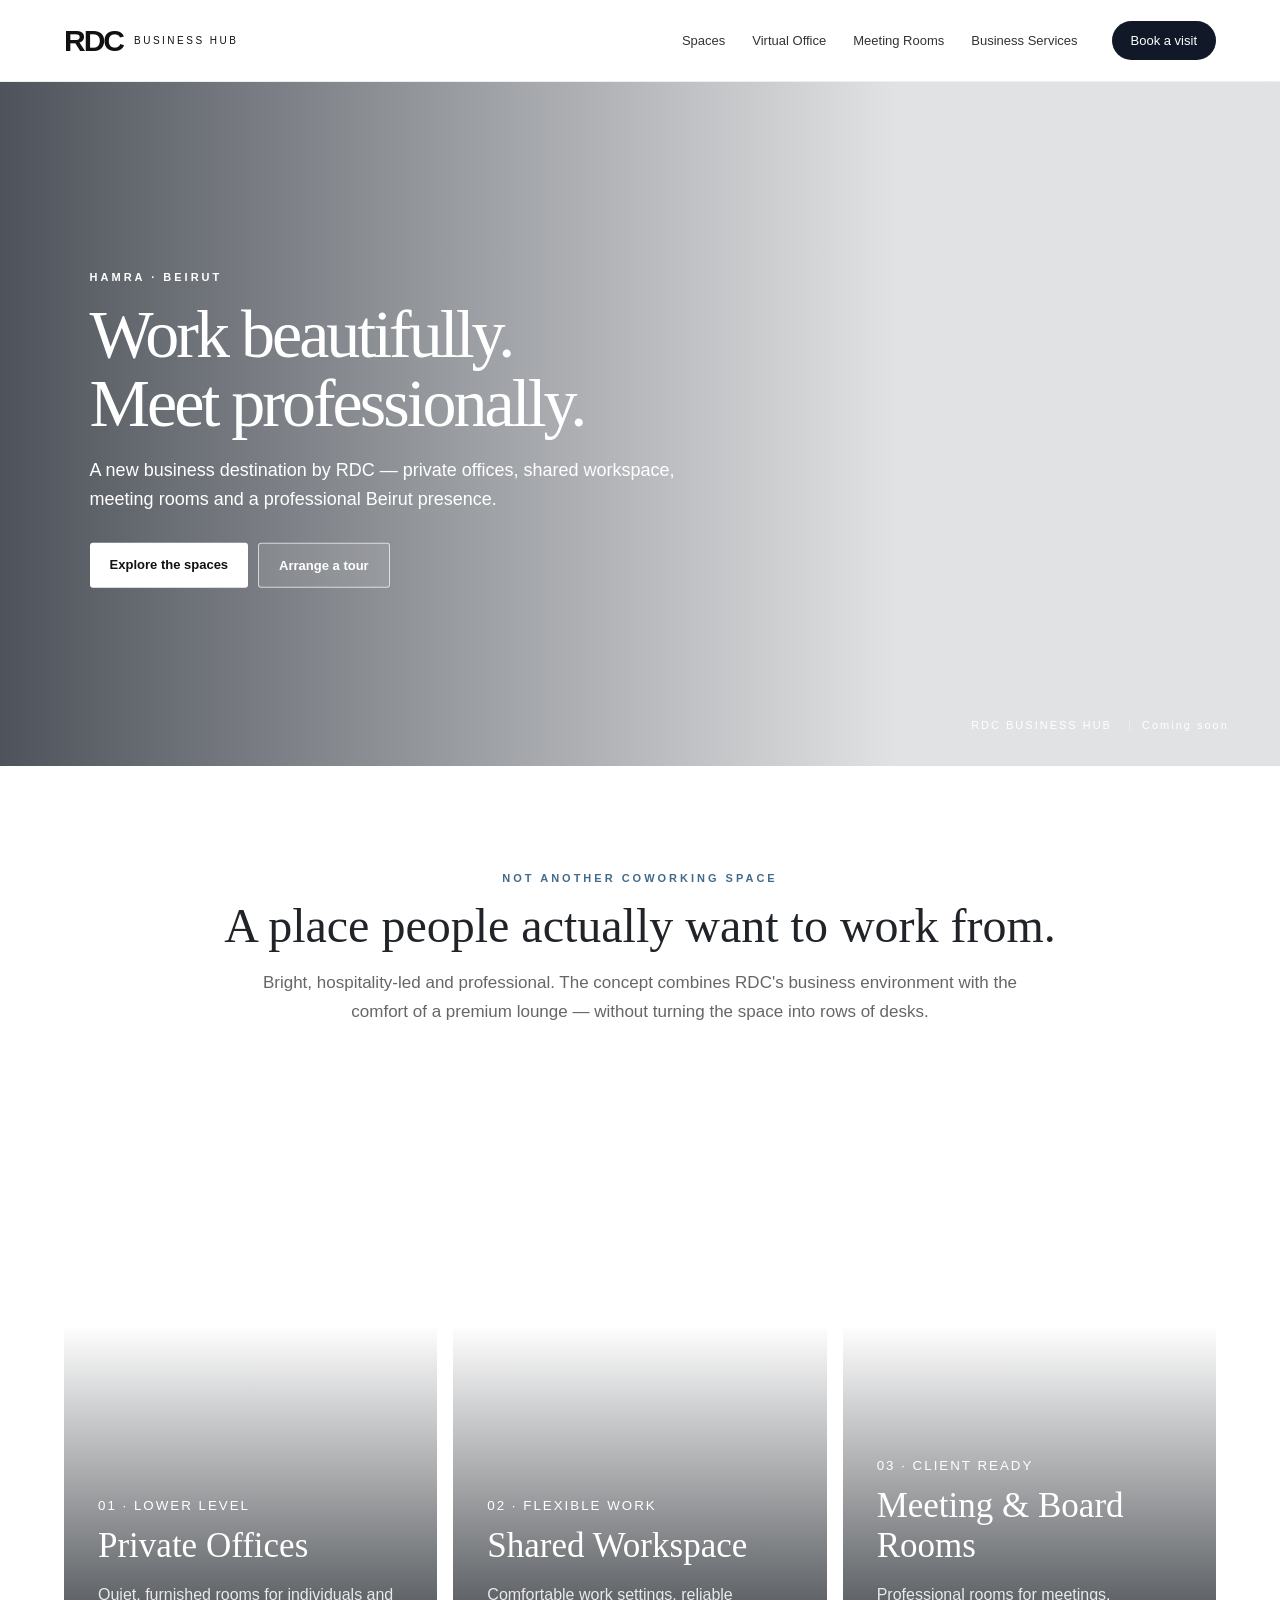
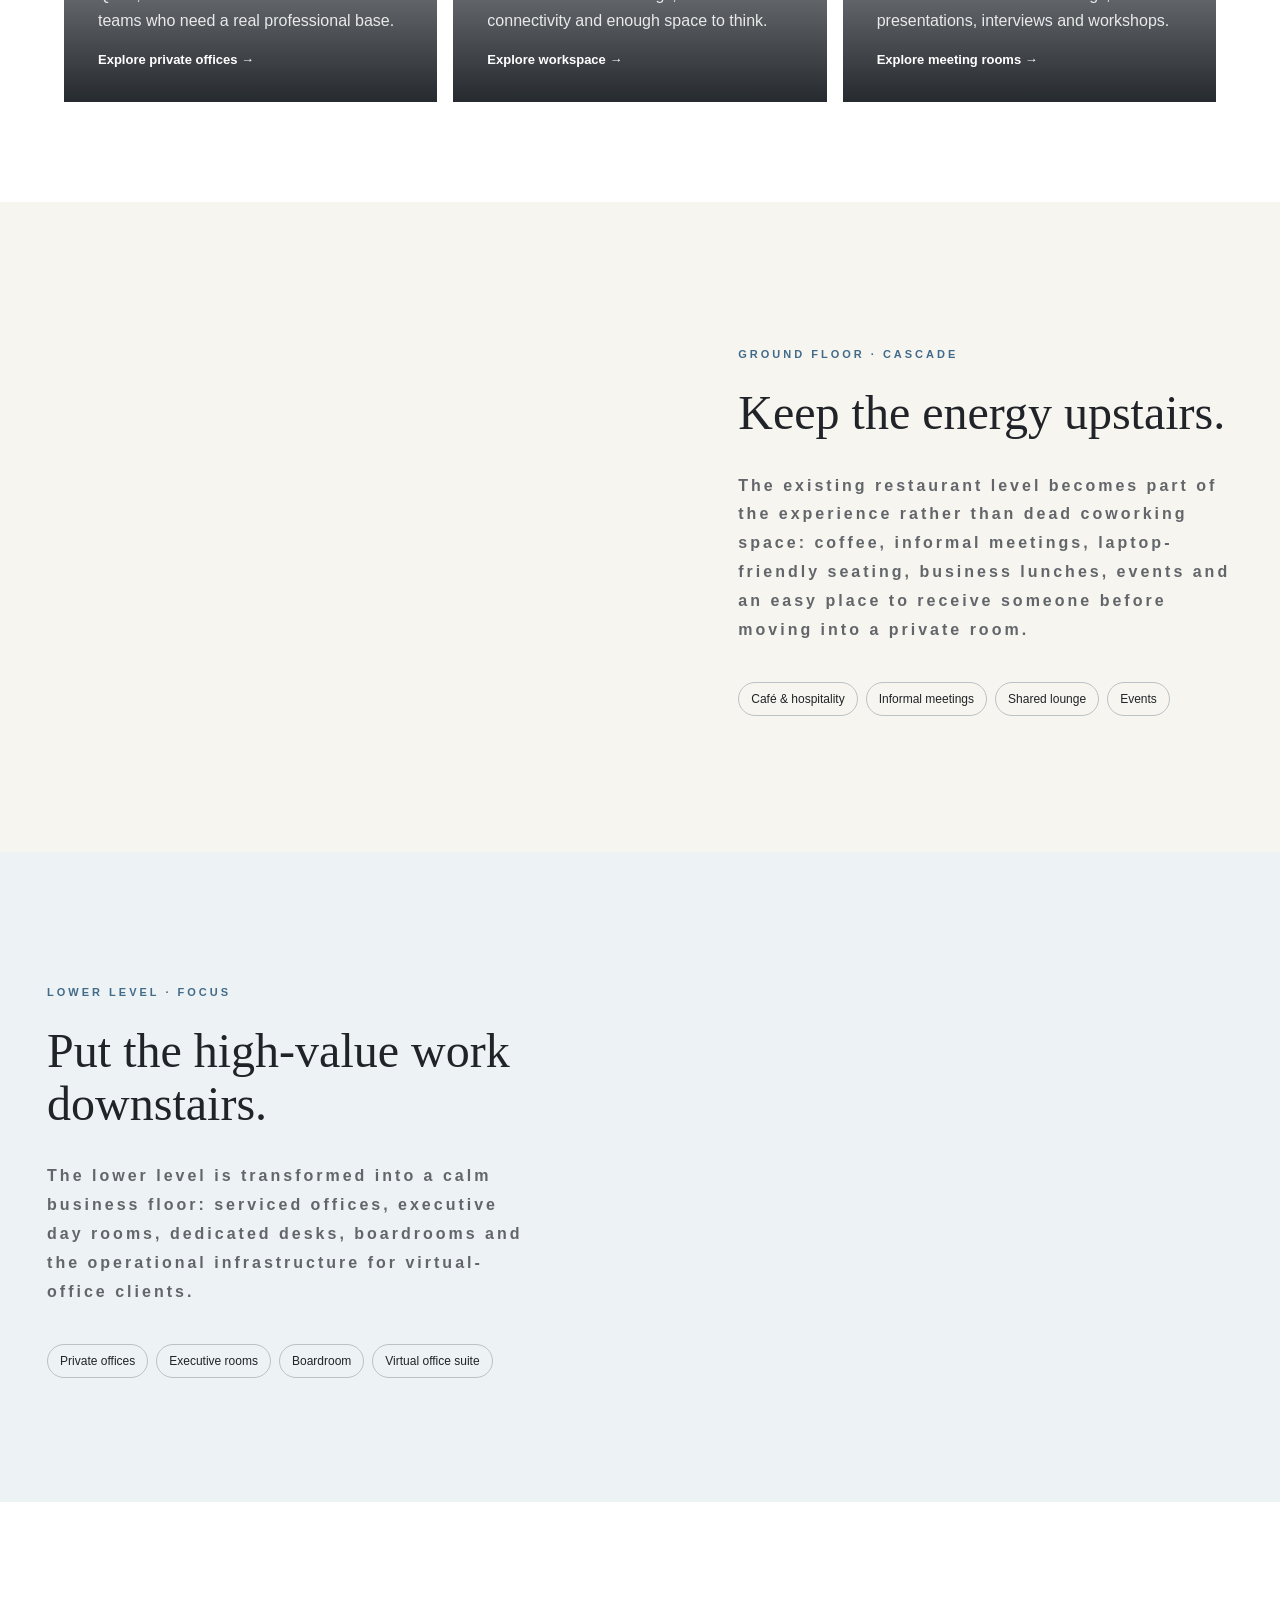
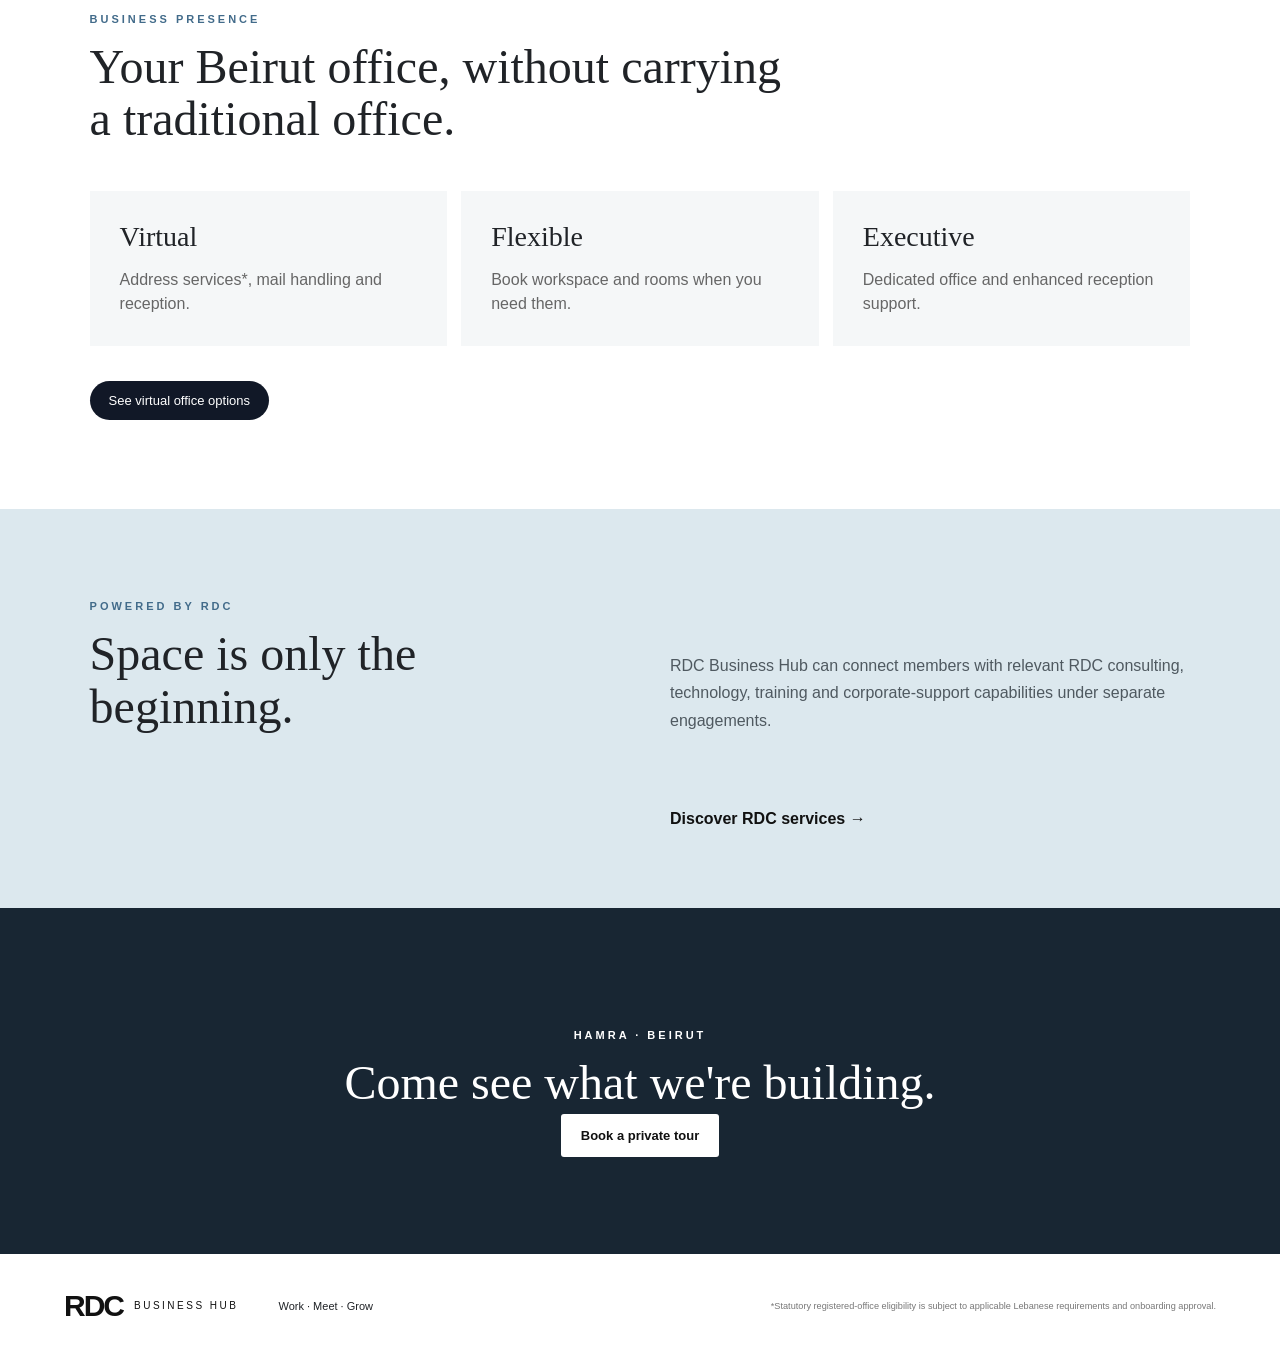
<file: index.html>
<!doctype html><html lang="en"><head><meta charset="utf-8"><meta name="viewport" content="width=device-width,initial-scale=1"><title>RDC Business Hub | Hamra, Beirut</title><meta name="description" content="Flexible offices, virtual business presence, meeting rooms and shared workspace in Hamra, Beirut."><link rel="stylesheet" href="styles.css"></head><body class="new">
<header class="top"><a class="wordmark" href="index.html"><b>RDC</b><span>BUSINESS HUB</span></a><nav><a href="#spaces">Spaces</a><a href="virtual-office.html">Virtual Office</a><a href="meeting-rooms.html">Meeting Rooms</a><a href="business-services.html">Business Services</a></nav><a class="pill" href="contact.html">Book a visit</a></header>
<main>
<section class="visualHero"><div class="heroShade"></div><div class="heroText"><p>HAMRA · BEIRUT</p><h1>Work beautifully.<br>Meet professionally.</h1><span>A new business destination by RDC — private offices, shared workspace, meeting rooms and a professional Beirut presence.</span><div><a class="whiteBtn" href="#spaces">Explore the spaces</a><a class="glassBtn" href="contact.html">Arrange a tour</a></div></div><div class="heroTag">RDC BUSINESS HUB <i>Coming soon</i></div></section>
<section class="intro"><p>NOT ANOTHER COWORKING SPACE</p><h2>A place people actually want to work from.</h2><span>Bright, hospitality-led and professional. The concept combines RDC's business environment with the comfort of a premium lounge — without turning the space into rows of desks.</span></section>
<section id="spaces" class="spaceShowcase">
<article class="photoCard officePhoto"><div><small>01 · LOWER LEVEL</small><h3>Private Offices</h3><p>Quiet, furnished rooms for individuals and teams who need a real professional base.</p><a href="private-offices.html">Explore private offices →</a></div></article>
<article class="photoCard sharedPhoto"><div><small>02 · FLEXIBLE WORK</small><h3>Shared Workspace</h3><p>Comfortable work settings, reliable connectivity and enough space to think.</p><a href="private-offices.html">Explore workspace →</a></div></article>
<article class="photoCard meetingPhoto"><div><small>03 · CLIENT READY</small><h3>Meeting & Board Rooms</h3><p>Professional rooms for meetings, presentations, interviews and workshops.</p><a href="meeting-rooms.html">Explore meeting rooms →</a></div></article>
</section>
<section class="floorStory"><div class="floorImage restaurantPhoto"></div><div class="floorCopy"><p>GROUND FLOOR · CASCADE</p><h2>Keep the energy upstairs.</h2><p>The existing restaurant level becomes part of the experience rather than dead coworking space: coffee, informal meetings, laptop-friendly seating, business lunches, events and an easy place to receive someone before moving into a private room.</p><div class="chips"><span>Café & hospitality</span><span>Informal meetings</span><span>Shared lounge</span><span>Events</span></div></div></section>
<section class="floorStory reverse"><div class="floorImage basementPhoto"></div><div class="floorCopy"><p>LOWER LEVEL · FOCUS</p><h2>Put the high-value work downstairs.</h2><p>The lower level is transformed into a calm business floor: serviced offices, executive day rooms, dedicated desks, boardrooms and the operational infrastructure for virtual-office clients.</p><div class="chips"><span>Private offices</span><span>Executive rooms</span><span>Boardroom</span><span>Virtual office suite</span></div></div></section>
<section class="presence"><div><p>BUSINESS PRESENCE</p><h2>Your Beirut office, without carrying a traditional office.</h2></div><div class="presenceGrid"><article><b>Virtual</b><span>Address services*, mail handling and reception.</span></article><article><b>Flexible</b><span>Book workspace and rooms when you need them.</span></article><article><b>Executive</b><span>Dedicated office and enhanced reception support.</span></article></div><a class="darkBtn" href="virtual-office.html">See virtual office options</a></section>
<section class="rdcBand"><div><p>POWERED BY RDC</p><h2>Space is only the beginning.</h2></div><p>RDC Business Hub can connect members with relevant RDC consulting, technology, training and corporate-support capabilities under separate engagements.</p><a href="business-services.html">Discover RDC services →</a></section>
<section class="finalCta"><p>HAMRA · BEIRUT</p><h2>Come see what we're building.</h2><a class="whiteBtn" href="contact.html">Book a private tour</a></section>
</main><footer class="newFooter"><div class="wordmark"><b>RDC</b><span>BUSINESS HUB</span></div><span>Work · Meet · Grow</span><small>*Statutory registered-office eligibility is subject to applicable Lebanese requirements and onboarding approval.</small></footer></body></html>
</file>
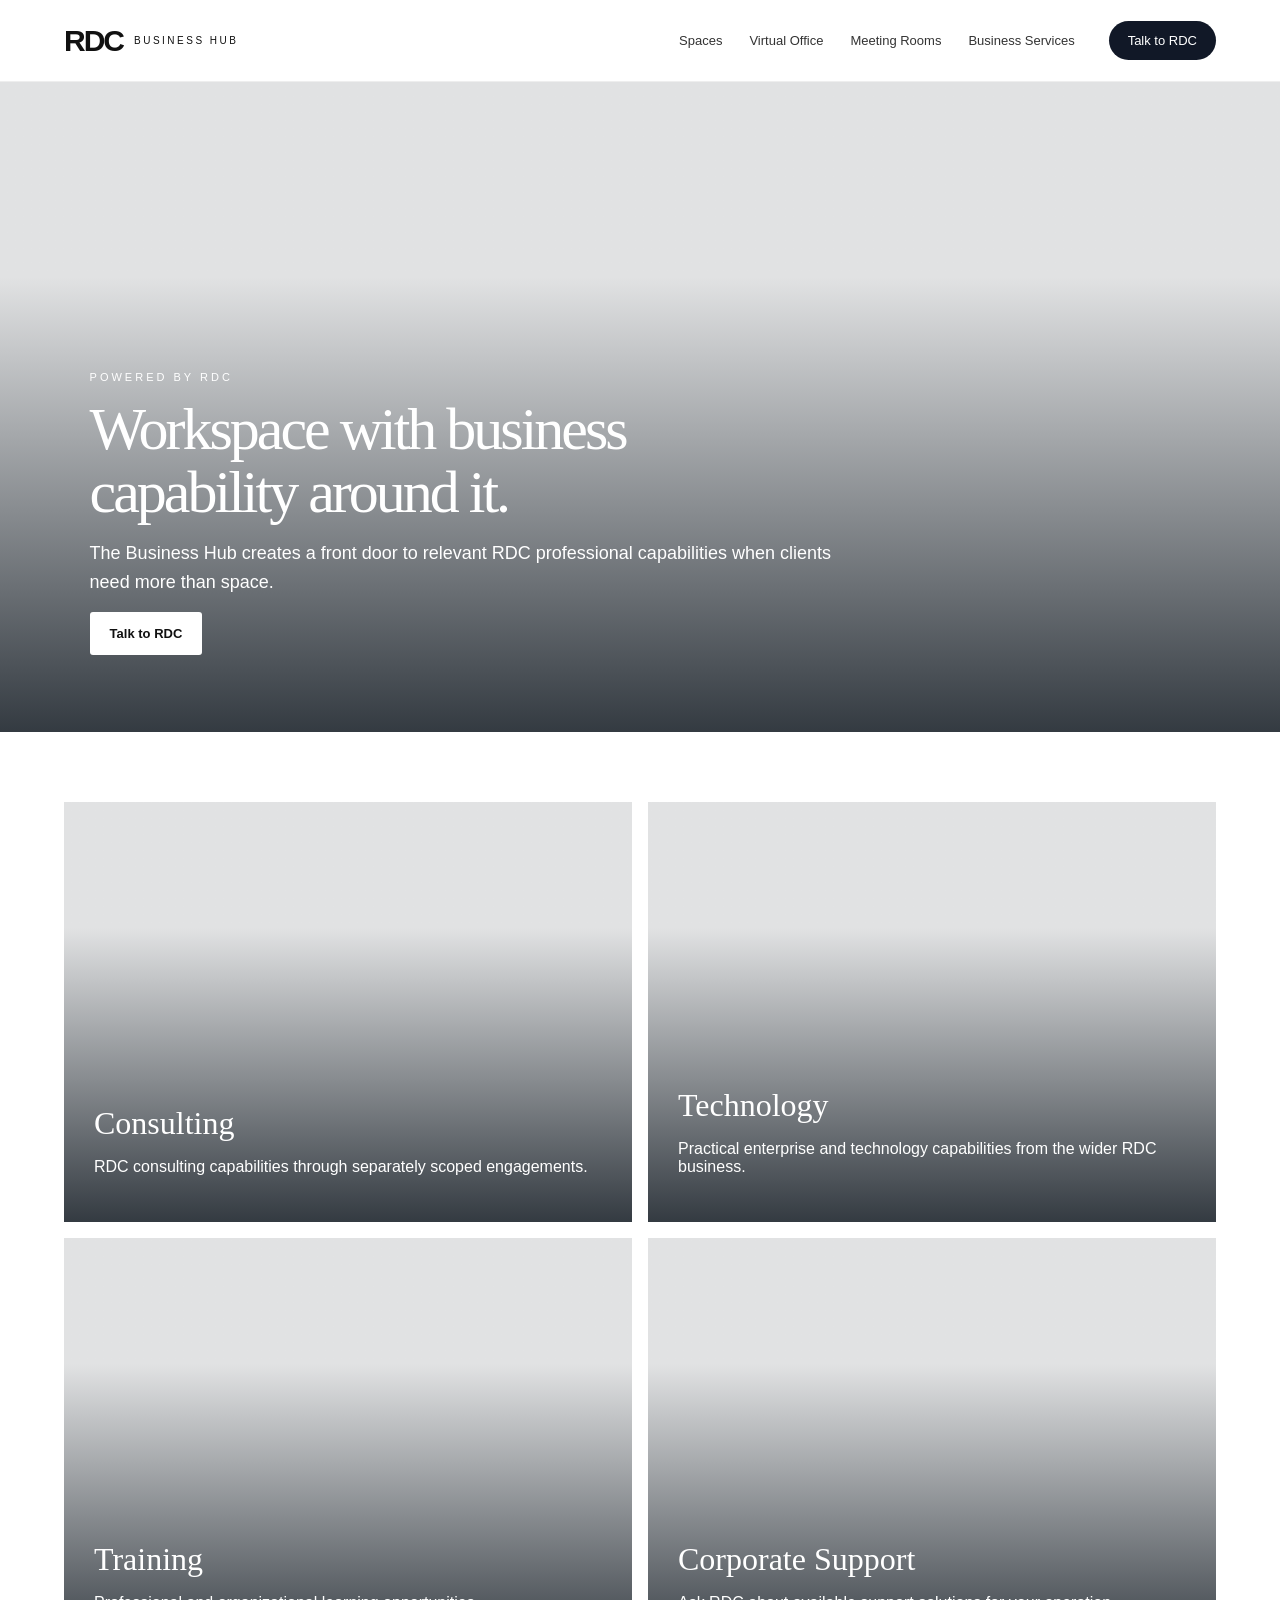
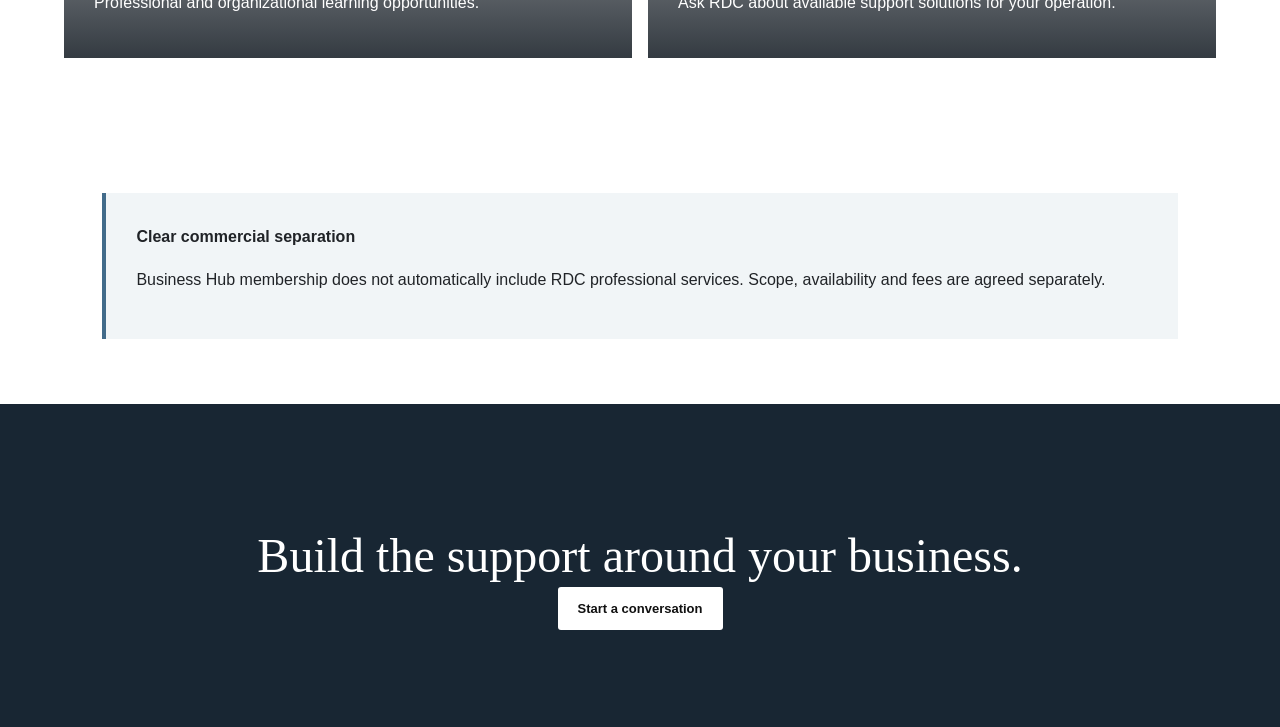
<file: business-services.html>
<!doctype html><html><head><meta charset="utf-8"><meta name="viewport" content="width=device-width,initial-scale=1"><title>Business Services | RDC Business Hub</title><link rel="stylesheet" href="styles.css"></head><body class="new"><header class="top"><a class="wordmark" href="index.html"><b>RDC</b><span>BUSINESS HUB</span></a><nav><a href="index.html#spaces">Spaces</a><a href="virtual-office.html">Virtual Office</a><a href="meeting-rooms.html">Meeting Rooms</a><a href="business-services.html">Business Services</a></nav><a class="pill" href="contact.html">Talk to RDC</a></header><main><section class="subHero subServices"><div><p>POWERED BY RDC</p><h1>Workspace with business capability around it.</h1><span>The Business Hub creates a front door to relevant RDC professional capabilities when clients need more than space.</span><a class="whiteBtn" href="contact.html">Talk to RDC</a></div></section><section class="serviceVisualGrid"><article class="consult"><div><h3>Consulting</h3><p>RDC consulting capabilities through separately scoped engagements.</p></div></article><article class="tech"><div><h3>Technology</h3><p>Practical enterprise and technology capabilities from the wider RDC business.</p></div></article><article class="training"><div><h3>Training</h3><p>Professional and organizational learning opportunities.</p></div></article><article class="support"><div><h3>Corporate Support</h3><p>Ask RDC about available support solutions for your operation.</p></div></article></section><section class="legalNew"><b>Clear commercial separation</b><p>Business Hub membership does not automatically include RDC professional services. Scope, availability and fees are agreed separately.</p></section><section class="finalCta"><h2>Build the support around your business.</h2><a class="whiteBtn" href="contact.html">Start a conversation</a></section></main></body></html>
</file>
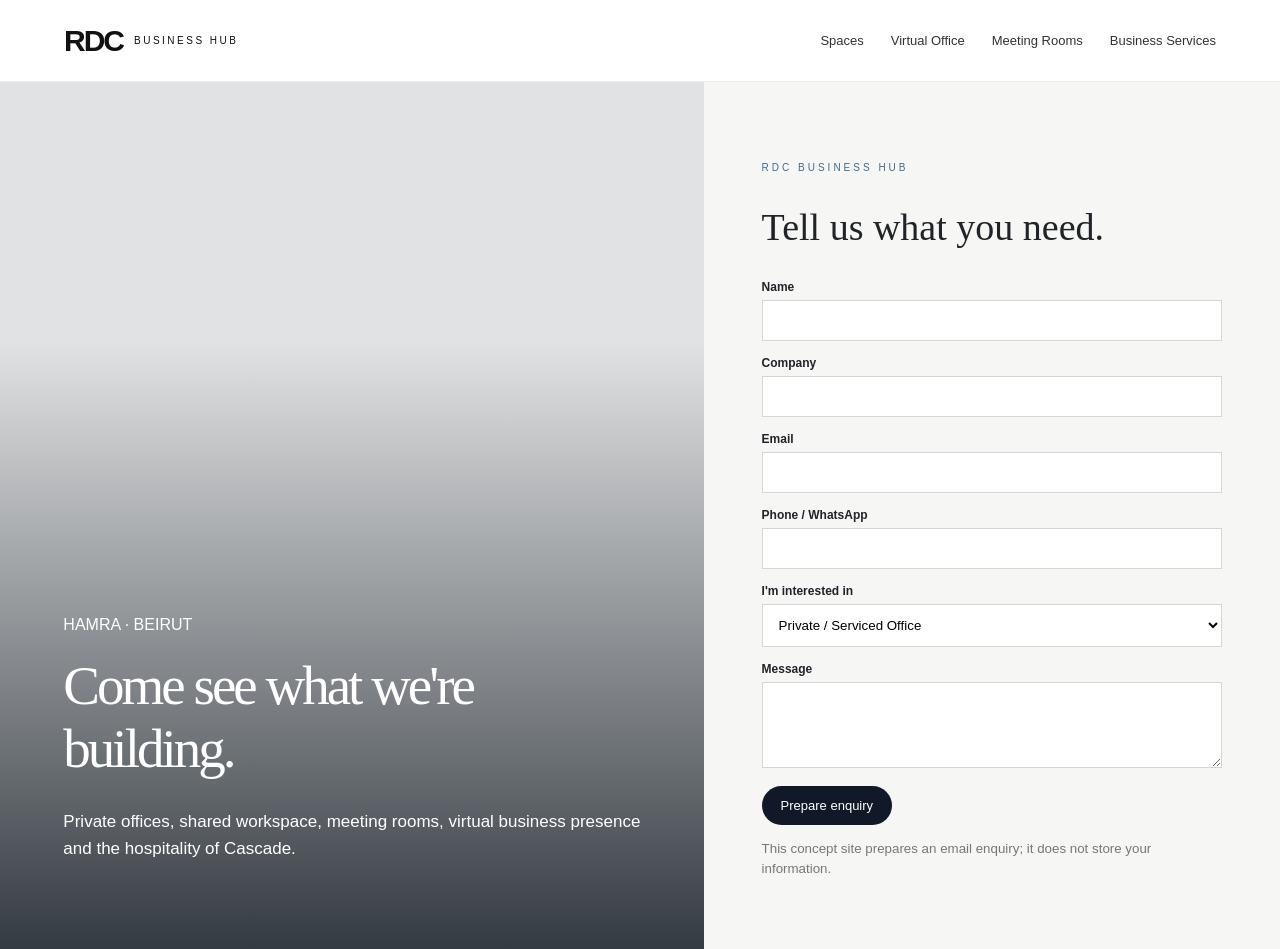
<file: contact.html>
<!doctype html><html><head><meta charset="utf-8"><meta name="viewport" content="width=device-width,initial-scale=1"><title>Contact | RDC Business Hub</title><link rel="stylesheet" href="styles.css"></head><body class="new"><header class="top"><a class="wordmark" href="index.html"><b>RDC</b><span>BUSINESS HUB</span></a><nav><a href="index.html#spaces">Spaces</a><a href="virtual-office.html">Virtual Office</a><a href="meeting-rooms.html">Meeting Rooms</a><a href="business-services.html">Business Services</a></nav></header><main><section class="contactNew"><div class="contactVisual"><div><p>HAMRA · BEIRUT</p><h1>Come see what we're building.</h1><span>Private offices, shared workspace, meeting rooms, virtual business presence and the hospitality of Cascade.</span></div></div><form id="leadForm"><p class="mini">RDC BUSINESS HUB</p><h2>Tell us what you need.</h2><label>Name<input name="name" required></label><label>Company<input name="company"></label><label>Email<input type="email" name="email" required></label><label>Phone / WhatsApp<input name="phone"></label><label>I'm interested in<select name="interest"><option>Private / Serviced Office</option><option>Virtual Office</option><option>Meeting / Board Room</option><option>Shared Workspace</option><option>Business Services</option></select></label><label>Message<textarea name="message" rows="4"></textarea></label><button class="darkBtn formBtn" type="submit">Prepare enquiry</button><small>This concept site prepares an email enquiry; it does not store your information.</small></form></section></main><script src="app.js"></script></body></html>
</file>
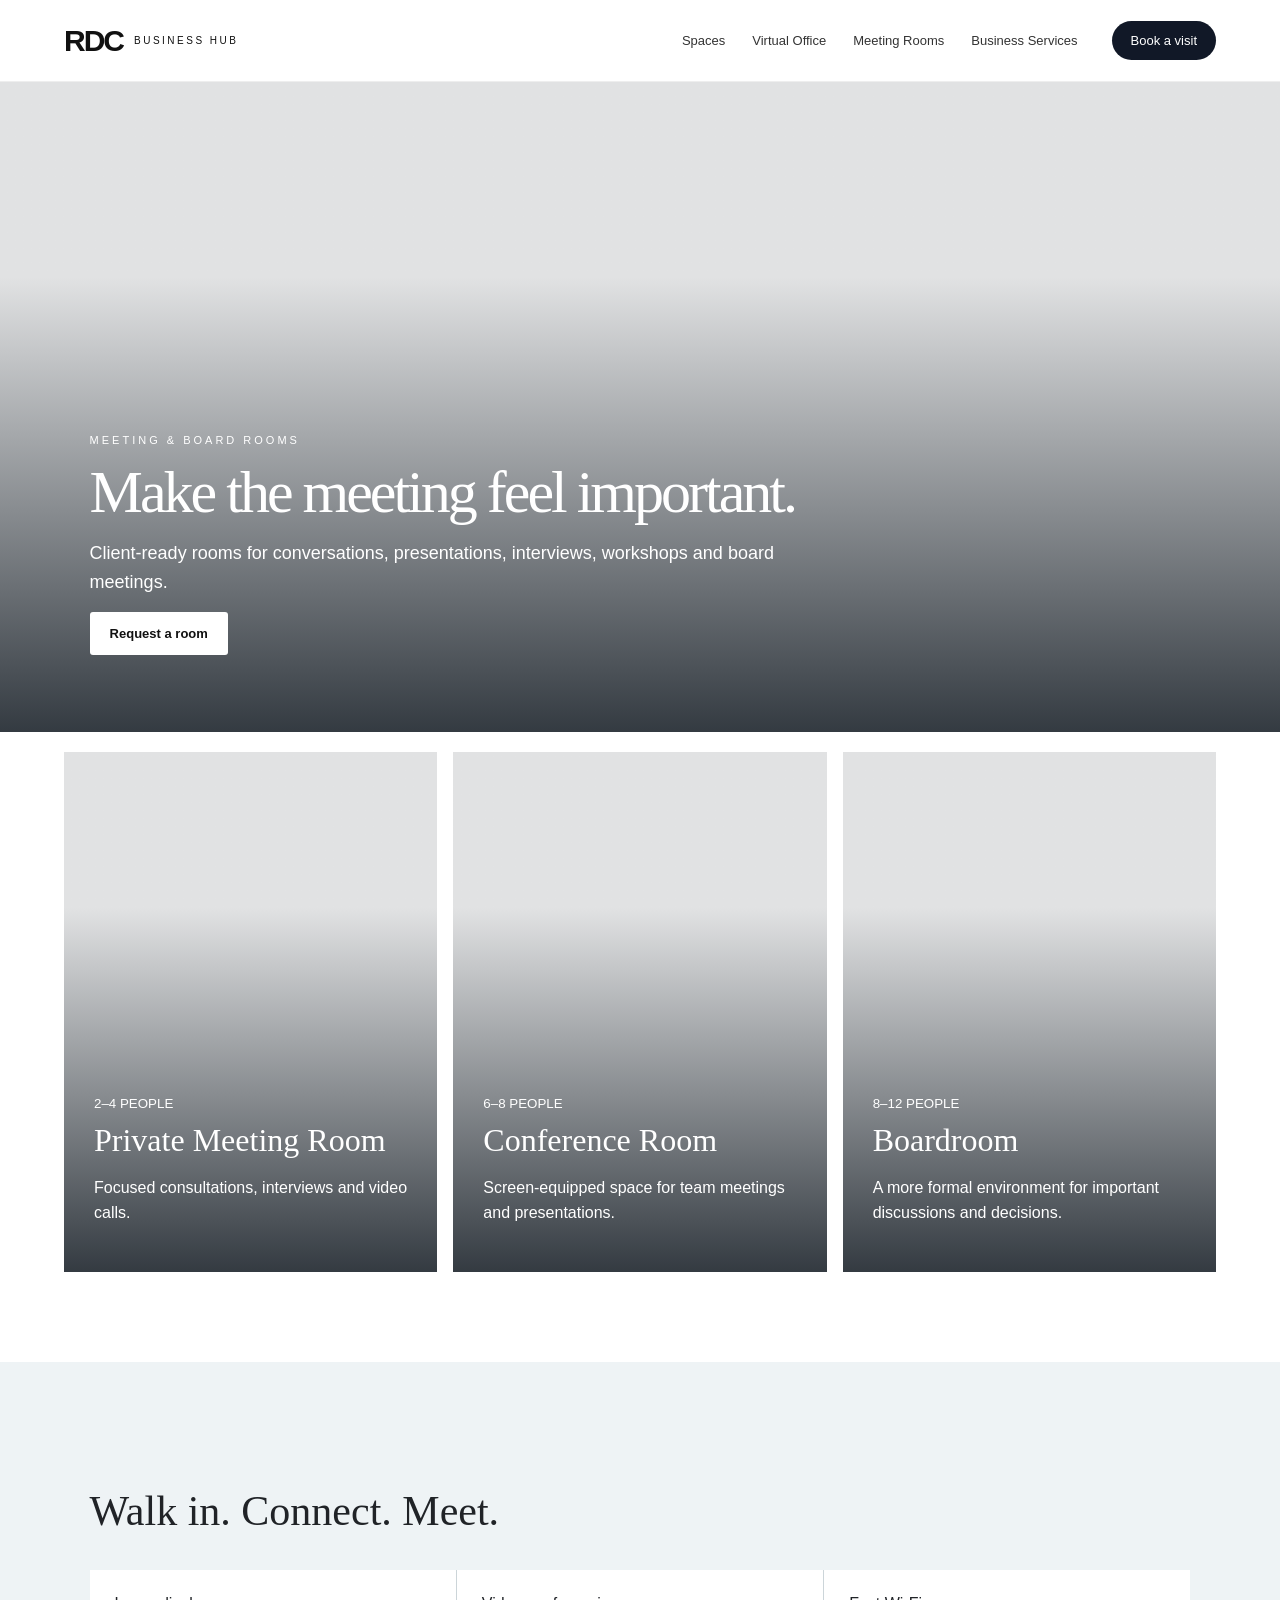
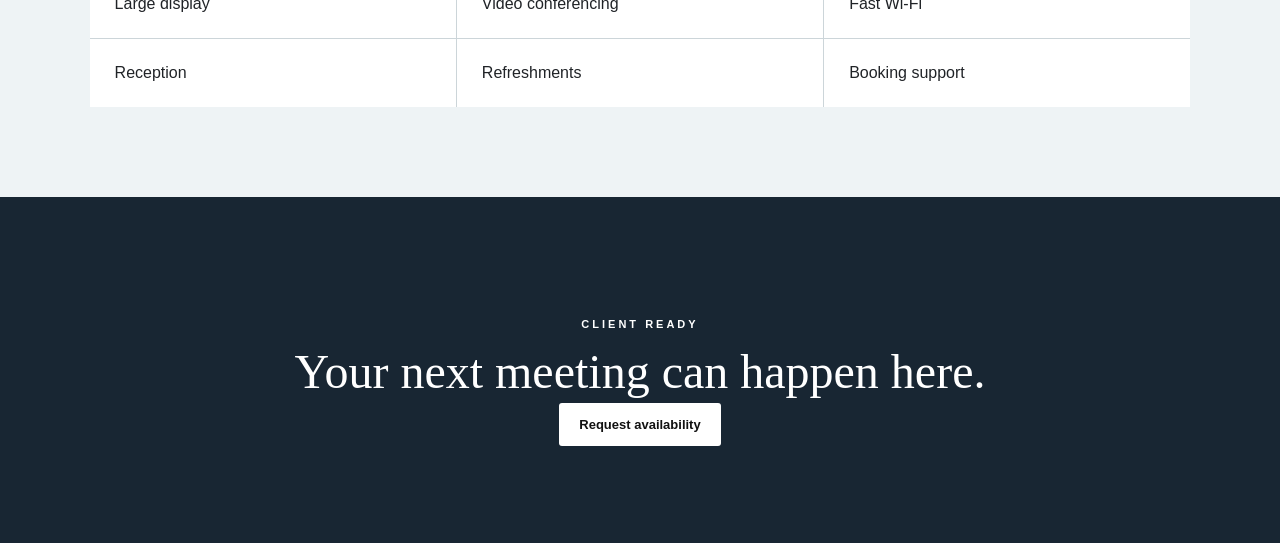
<file: meeting-rooms.html>
<!doctype html><html><head><meta charset="utf-8"><meta name="viewport" content="width=device-width,initial-scale=1"><title>Meeting Rooms | RDC Business Hub</title><link rel="stylesheet" href="styles.css"></head><body class="new"><header class="top"><a class="wordmark" href="index.html"><b>RDC</b><span>BUSINESS HUB</span></a><nav><a href="index.html#spaces">Spaces</a><a href="virtual-office.html">Virtual Office</a><a href="meeting-rooms.html">Meeting Rooms</a><a href="business-services.html">Business Services</a></nav><a class="pill" href="contact.html">Book a visit</a></header><main><section class="subHero subMeeting"><div><p>MEETING & BOARD ROOMS</p><h1>Make the meeting feel important.</h1><span>Client-ready rooms for conversations, presentations, interviews, workshops and board meetings.</span><a class="whiteBtn" href="contact.html">Request a room</a></div></section><section class="imageProducts roomSet"><article class="ip smallMeeting"><div><small>2–4 PEOPLE</small><h3>Private Meeting Room</h3><p>Focused consultations, interviews and video calls.</p></div></article><article class="ip conference"><div><small>6–8 PEOPLE</small><h3>Conference Room</h3><p>Screen-equipped space for team meetings and presentations.</p></div></article><article class="ip boardroom"><div><small>8–12 PEOPLE</small><h3>Boardroom</h3><p>A more formal environment for important discussions and decisions.</p></div></article></section><section class="amenities"><h2>Walk in. Connect. Meet.</h2><div><span>Large display</span><span>Video conferencing</span><span>Fast Wi-Fi</span><span>Reception</span><span>Refreshments</span><span>Booking support</span></div></section><section class="finalCta"><p>CLIENT READY</p><h2>Your next meeting can happen here.</h2><a class="whiteBtn" href="contact.html">Request availability</a></section></main></body></html>
</file>
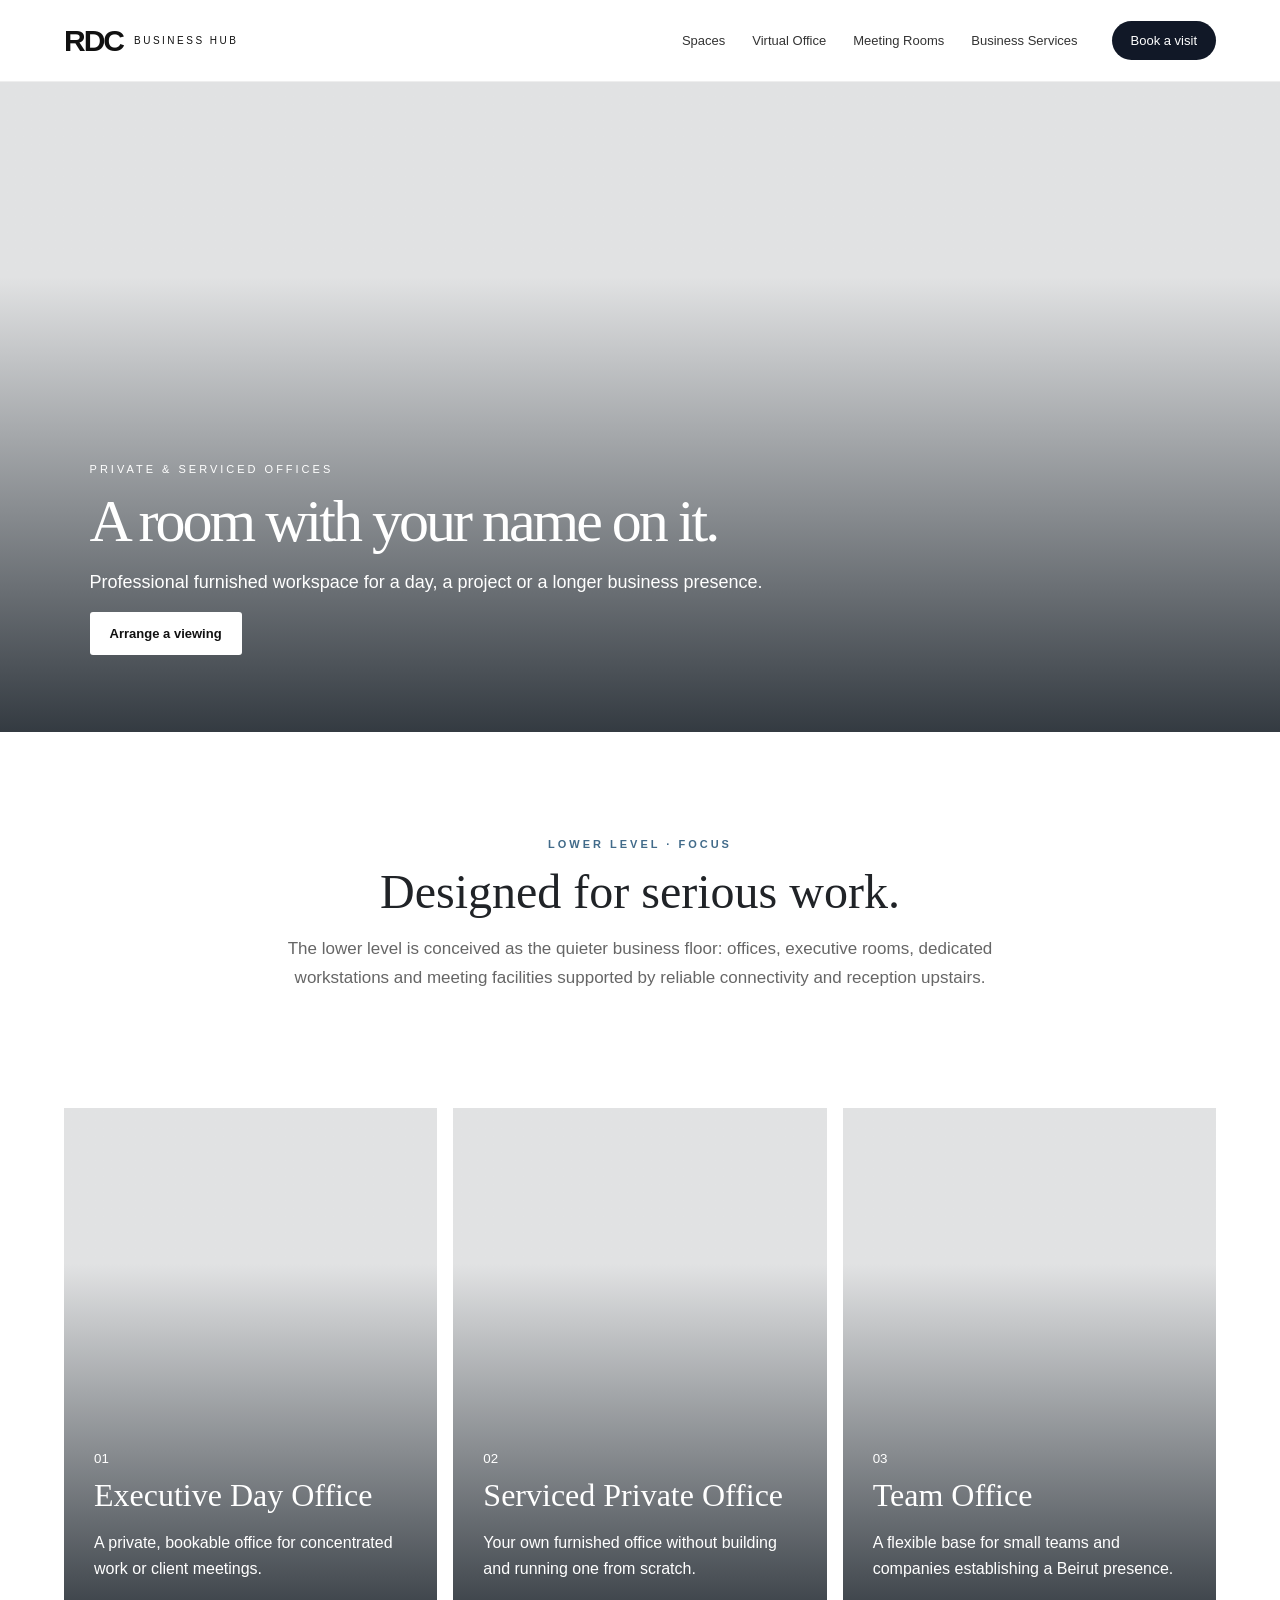
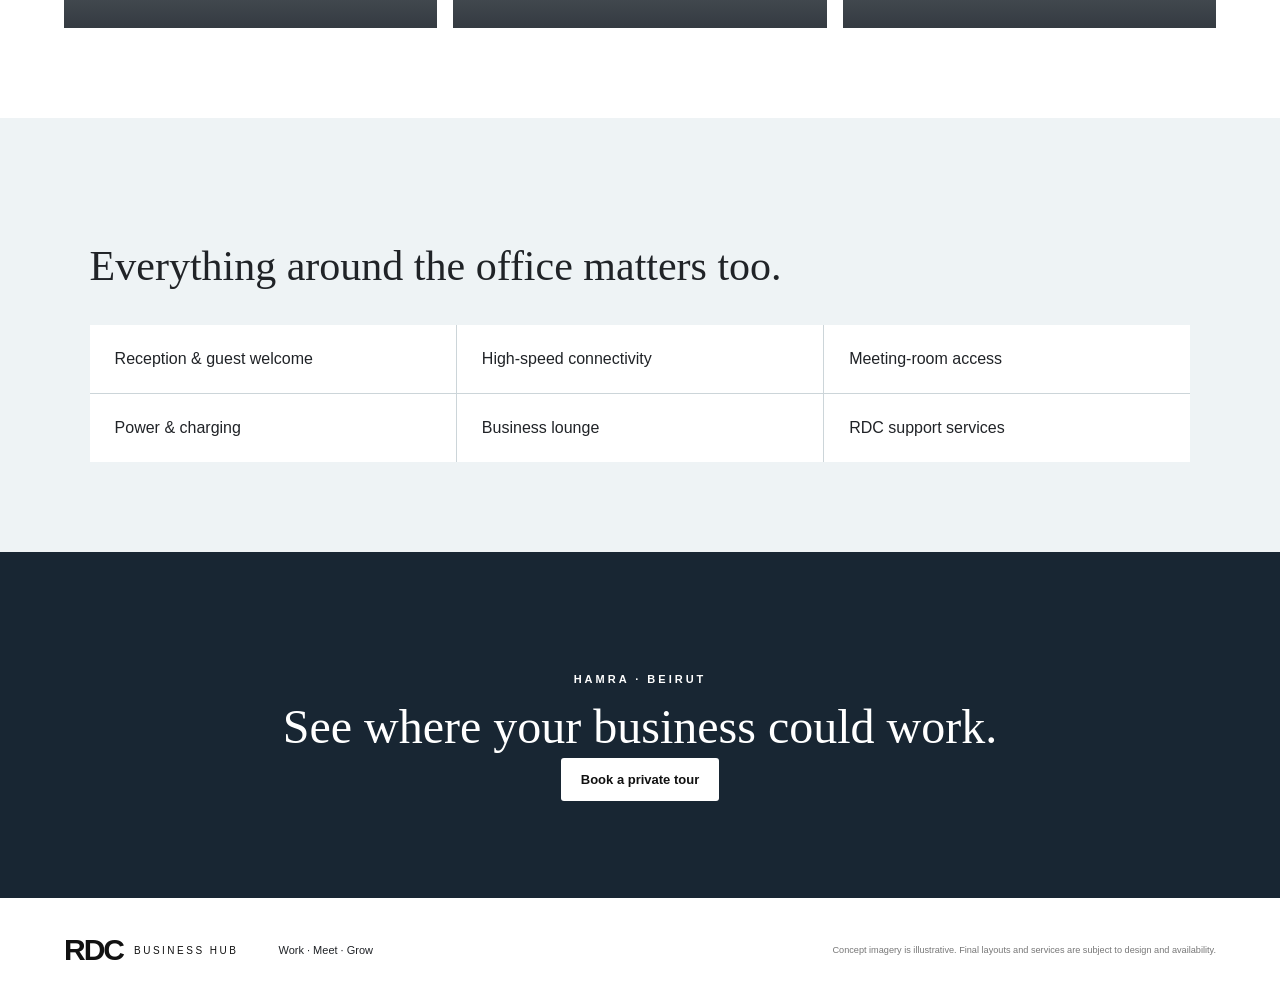
<file: private-offices.html>
<!doctype html><html><head><meta charset="utf-8"><meta name="viewport" content="width=device-width,initial-scale=1"><title>Private Offices | RDC Business Hub</title><link rel="stylesheet" href="styles.css"></head><body class="new"><header class="top"><a class="wordmark" href="index.html"><b>RDC</b><span>BUSINESS HUB</span></a><nav><a href="index.html#spaces">Spaces</a><a href="virtual-office.html">Virtual Office</a><a href="meeting-rooms.html">Meeting Rooms</a><a href="business-services.html">Business Services</a></nav><a class="pill" href="contact.html">Book a visit</a></header><main><section class="subHero subOffice"><div><p>PRIVATE & SERVICED OFFICES</p><h1>A room with your name on it.</h1><span>Professional furnished workspace for a day, a project or a longer business presence.</span><a class="whiteBtn" href="contact.html">Arrange a viewing</a></div></section><section class="intro"><p>LOWER LEVEL · FOCUS</p><h2>Designed for serious work.</h2><span>The lower level is conceived as the quieter business floor: offices, executive rooms, dedicated workstations and meeting facilities supported by reliable connectivity and reception upstairs.</span></section><section class="imageProducts"><article class="ip executive"><div><small>01</small><h3>Executive Day Office</h3><p>A private, bookable office for concentrated work or client meetings.</p></div></article><article class="ip serviced"><div><small>02</small><h3>Serviced Private Office</h3><p>Your own furnished office without building and running one from scratch.</p></div></article><article class="ip team"><div><small>03</small><h3>Team Office</h3><p>A flexible base for small teams and companies establishing a Beirut presence.</p></div></article></section><section class="amenities"><h2>Everything around the office matters too.</h2><div><span>Reception & guest welcome</span><span>High-speed connectivity</span><span>Meeting-room access</span><span>Power & charging</span><span>Business lounge</span><span>RDC support services</span></div></section><section class="finalCta"><p>HAMRA · BEIRUT</p><h2>See where your business could work.</h2><a class="whiteBtn" href="contact.html">Book a private tour</a></section></main><footer class="newFooter"><div class="wordmark"><b>RDC</b><span>BUSINESS HUB</span></div><span>Work · Meet · Grow</span><small>Concept imagery is illustrative. Final layouts and services are subject to design and availability.</small></footer></body></html>
</file>
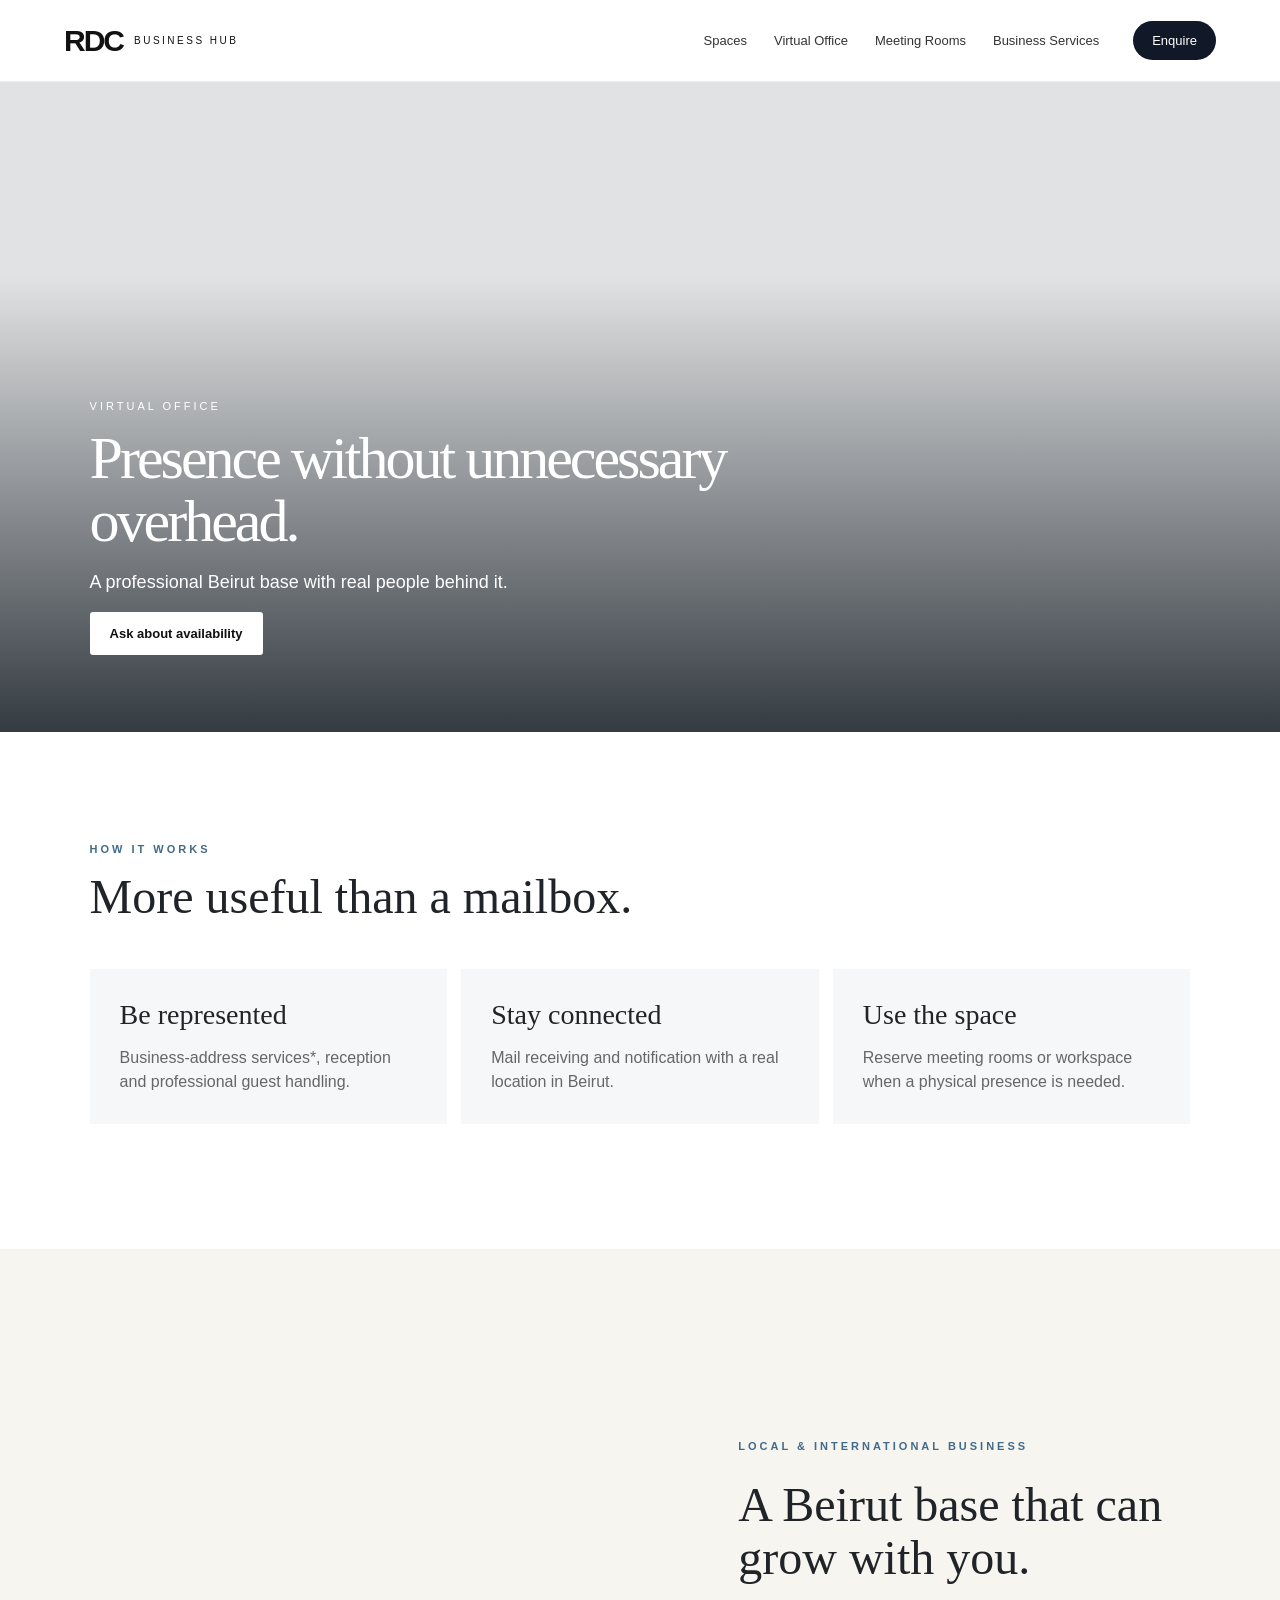
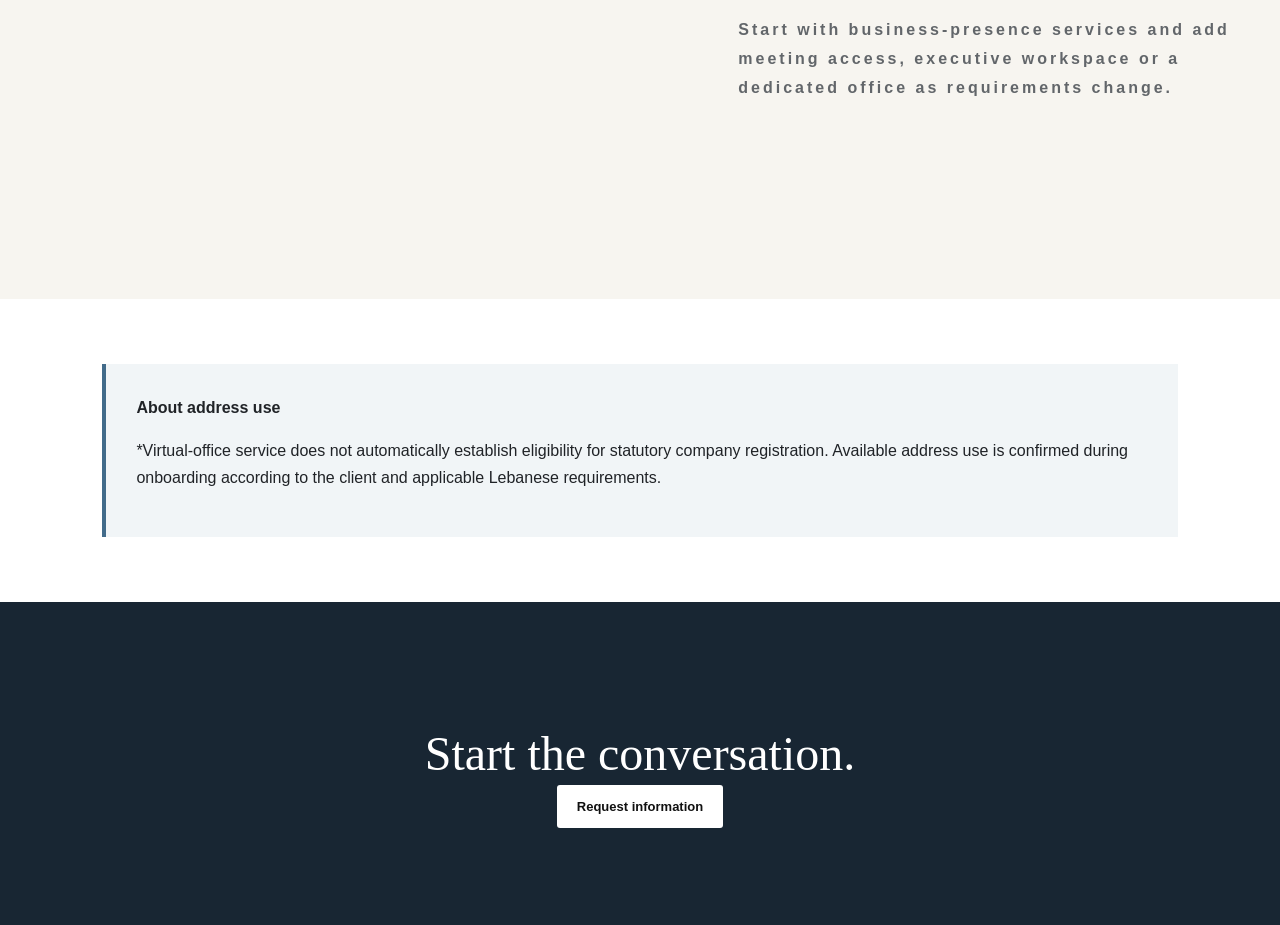
<file: virtual-office.html>
<!doctype html><html><head><meta charset="utf-8"><meta name="viewport" content="width=device-width,initial-scale=1"><title>Virtual Office | RDC Business Hub</title><link rel="stylesheet" href="styles.css"></head><body class="new"><header class="top"><a class="wordmark" href="index.html"><b>RDC</b><span>BUSINESS HUB</span></a><nav><a href="index.html#spaces">Spaces</a><a href="virtual-office.html">Virtual Office</a><a href="meeting-rooms.html">Meeting Rooms</a><a href="business-services.html">Business Services</a></nav><a class="pill" href="contact.html">Enquire</a></header><main><section class="subHero subVirtual"><div><p>VIRTUAL OFFICE</p><h1>Presence without unnecessary overhead.</h1><span>A professional Beirut base with real people behind it.</span><a class="whiteBtn" href="contact.html">Ask about availability</a></div></section><section class="presence vPage"><div><p>HOW IT WORKS</p><h2>More useful than a mailbox.</h2></div><div class="presenceGrid"><article><b>Be represented</b><span>Business-address services*, reception and professional guest handling.</span></article><article><b>Stay connected</b><span>Mail receiving and notification with a real location in Beirut.</span></article><article><b>Use the space</b><span>Reserve meeting rooms or workspace when a physical presence is needed.</span></article></div></section><section class="floorStory"><div class="floorImage virtualVisual"></div><div class="floorCopy"><p>LOCAL & INTERNATIONAL BUSINESS</p><h2>A Beirut base that can grow with you.</h2><p>Start with business-presence services and add meeting access, executive workspace or a dedicated office as requirements change.</p></div></section><section class="legalNew"><b>About address use</b><p>*Virtual-office service does not automatically establish eligibility for statutory company registration. Available address use is confirmed during onboarding according to the client and applicable Lebanese requirements.</p></section><section class="finalCta"><h2>Start the conversation.</h2><a class="whiteBtn" href="contact.html">Request information</a></section></main></body></html>
</file>
<file: styles.css>
:root{--green:#0b4a3a;--deep:#092f28;--ink:#17211d;--cream:#f5f1e8;--sand:#ded3c1;--white:#fff;--gold:#a98552}*{box-sizing:border-box}html{scroll-behavior:smooth}body{margin:0;font-family:Arial,Helvetica,sans-serif;color:var(--ink);background:#fbfaf7}header{height:78px;display:flex;align-items:center;gap:36px;padding:0 5vw;position:sticky;top:0;background:rgba(251,250,247,.95);backdrop-filter:blur(12px);z-index:10;border-bottom:1px solid #e7e1d7}.brand{display:flex;align-items:center;gap:10px;text-decoration:none;color:var(--green);margin-right:auto}.brand span{font-size:31px;font-weight:900;letter-spacing:-2px}.brand small{font-size:9px;letter-spacing:2px;line-height:1.3}nav{display:flex;gap:28px}nav a{color:var(--ink);text-decoration:none;font-size:13px}.btn{display:inline-block;background:var(--green);color:white;text-decoration:none;padding:15px 22px;border-radius:3px;font-weight:700;font-size:13px}.btn.small{padding:11px 17px}.btn.ghost{background:transparent;color:var(--green);border:1px solid var(--green)}.hero{min-height:650px;display:grid;grid-template-columns:1.02fr .98fr;background:var(--cream)}.heroCopy{padding:100px 6vw 70px}.eyebrow{font-size:11px;letter-spacing:3px;font-weight:800;color:var(--green)}h1{font-family:Georgia,serif;font-size:68px;line-height:.98;letter-spacing:-3px;margin:20px 0 28px;font-weight:500}h1 em{color:var(--green);font-style:normal}.lead{font-size:18px;line-height:1.65;max-width:680px;color:#4d5752}.actions{display:flex;gap:12px;margin:35px 0}.trust{display:flex;gap:22px;flex-wrap:wrap;margin-top:55px;font-size:11px;font-weight:700}.trust span:before{content:"✓";color:var(--green);margin-right:7px}.heroArt{min-height:650px;background:linear-gradient(135deg,#b8aa93,#6c5c48);padding:7%;display:flex;align-items:center}.scene{height:85%;width:100%;position:relative;background:linear-gradient(120deg,#ddd3c2 0 48%,#6d543b 48% 100%);box-shadow:0 30px 70px #0004;overflow:hidden}.logoWall{position:absolute;top:18%;right:12%;font-size:46px;font-weight:900;color:#fff;text-align:center}.logoWall small{display:block;font-size:11px;letter-spacing:5px}.desk{position:absolute;width:60%;height:25%;bottom:12%;left:18%;background:#d5c5aa;border-left:30px solid #4b3828;box-shadow:0 25px 35px #0005}.plant{position:absolute;font-size:100px;color:#1b5c3b;bottom:20%;right:4%}.statement{padding:85px 8vw;text-align:center}.statement p{font-family:Georgia,serif;font-style:italic;color:var(--gold);font-size:24px}.statement h2{font-family:Georgia,serif;font-weight:400;font-size:42px;max-width:900px;margin:auto}.cards{display:grid;grid-template-columns:repeat(3,1fr);gap:18px;padding:0 6vw 90px}.cards article{background:#fff;padding:35px;border:1px solid #e6dfd4}.cards b{color:var(--gold);font-size:12px}.cards h3{font-family:Georgia,serif;font-size:30px}.cards p,.cards li{line-height:1.6;color:#56605b;font-size:14px}.cards ul{padding-left:18px;min-height:130px}.cards a{color:var(--green);font-weight:bold;text-decoration:none}.split{padding:90px 7vw;background:#e9e2d7;display:grid;grid-template-columns:1fr 1fr;gap:70px}.split h2,.dark h2,.location h2,.cta h2{font-family:Georgia,serif;font-size:44px;font-weight:400;margin:14px 0}.split p{line-height:1.7}.featureGrid{display:grid;grid-template-columns:1fr 1fr;gap:12px}.featureGrid div{background:#f9f6ef;padding:28px;min-height:120px}.featureGrid strong,.featureGrid span{display:block}.featureGrid span{font-size:12px;color:#68716d;margin-top:10px}.dark{padding:95px 8vw;background:var(--deep);color:#fff;text-align:center}.dark .eyebrow{color:#d8bd8c}.dark>p:not(.eyebrow){max-width:820px;margin:20px auto;line-height:1.7;color:#d8dfdc}.serviceRow{display:flex;justify-content:center;gap:12px;flex-wrap:wrap;margin-top:40px}.serviceRow span{border:1px solid #ffffff44;padding:13px 18px}.location{padding:90px 8vw;display:grid;grid-template-columns:1fr 1fr;gap:70px}.location p{line-height:1.7}.note{font-size:11px;color:#747b77}.mapCard{background:var(--cream);padding:50px;display:flex;flex-direction:column;justify-content:center;gap:12px;border-left:5px solid var(--green)}.mapCard span{letter-spacing:2px;font-size:11px}.mapCard strong{font-family:Georgia,serif;font-size:28px}.cta{text-align:center;padding:100px 8vw;background:#0b4a3a;color:#fff}.cta .eyebrow{color:#e7d2a9}.cta p{margin-bottom:30px}.btn.light{background:white;color:var(--green)}footer{padding:35px 5vw;display:flex;align-items:center;gap:35px;background:#f5f1e8;font-size:11px}footer p:last-child{margin-left:auto}@media(max-width:900px){header nav{display:none}.hero{grid-template-columns:1fr}.heroCopy{padding:70px 7vw}h1{font-size:48px}.heroArt{min-height:430px}.cards,.split,.location{grid-template-columns:1fr}.cards{padding:20px}.split,.location{padding:60px 7vw}.statement h2,.split h2,.dark h2,.location h2,.cta h2{font-size:34px}.featureGrid{grid-template-columns:1fr}footer{flex-wrap:wrap}footer p:last-child{margin-left:0}}
/* Interior pages */
.pageHero{padding:105px 8vw 90px;background:linear-gradient(120deg,#f5f1e8,#e5d9c6);min-height:510px;display:flex;flex-direction:column;justify-content:center}.pageHero h1,.contactWrap h1{max-width:1050px}.pageHero.office{background:linear-gradient(120deg,#eee7da,#d8c5aa)}.pageHero.meeting{background:linear-gradient(120deg,#f6f2e9,#dfe4df)}.pageHero.services{background:linear-gradient(120deg,#e7eee9,#d6c5a8)}.detailGrid{padding:85px 8vw;display:grid;grid-template-columns:1fr 1fr;gap:80px}.detailGrid h2,.steps h2{font:400 44px Georgia,serif}.checkList{font-size:18px;line-height:1.8}.steps{padding:75px 8vw;background:#f0ebe2}.steps>div{display:grid;grid-template-columns:repeat(3,1fr);gap:18px}.steps article{background:#fff;padding:30px}.steps b,.productBands span{color:var(--gold)}.legal{margin:60px 8vw;padding:25px 30px;border-left:4px solid var(--gold);background:#f5f1e8;font-size:13px;line-height:1.7}.productBands{padding:80px 7vw;display:grid;grid-template-columns:repeat(3,1fr);gap:18px}.productBands article,.serviceCards article{padding:34px;border:1px solid #ded8cd;background:#fff}.productBands h2{font:400 29px Georgia,serif}.roomCards{padding-top:75px}.serviceCards{padding:80px 7vw;display:grid;grid-template-columns:repeat(4,1fr);gap:16px}.serviceCards h3{font:400 27px Georgia,serif}.contactWrap{min-height:calc(100vh - 78px);padding:85px 8vw;display:grid;grid-template-columns:1fr .8fr;gap:90px;background:#f5f1e8}.contactWrap form{background:white;padding:38px;box-shadow:0 20px 60px #382c1c15}.contactWrap label{display:block;font-size:12px;font-weight:700;margin-bottom:18px}.contactWrap input,.contactWrap select,.contactWrap textarea{width:100%;margin-top:7px;border:1px solid #d8d2c7;background:#fbfaf7;padding:13px;font:inherit}.contactWrap textarea{resize:vertical}.contactWrap form small{display:block;color:#747b77;margin-top:15px;line-height:1.5}.contactDetails{margin-top:45px}.contactDetails a{color:var(--green)}
@media(max-width:900px){.detailGrid,.contactWrap{grid-template-columns:1fr;gap:30px}.steps>div,.productBands,.serviceCards{grid-template-columns:1fr}.pageHero{padding:70px 7vw}.detailGrid,.steps,.productBands,.serviceCards,.contactWrap{padding:55px 7vw}.pageHero h1,.contactWrap h1{font-size:46px}}

:root{--navy:#111827;--blue:#426b8a;--sky:#eaf2f6;--ivory:#f7f5f0;--ink:#202327;--line:#dedede}*{box-sizing:border-box}html{scroll-behavior:smooth}body.new{margin:0;color:var(--ink);background:#fff;font-family:Arial,Helvetica,sans-serif}.top{height:82px;padding:0 5vw;display:flex;align-items:center;gap:34px;background:#fff;position:sticky;top:0;z-index:20;border-bottom:1px solid #eee}.wordmark{display:flex;align-items:center;gap:11px;text-decoration:none;color:#111;margin-right:auto}.wordmark b{font-size:30px;letter-spacing:-2px}.wordmark span{font-size:10px;letter-spacing:2.5px}.top nav{display:flex;gap:27px}.top nav a{color:#333;text-decoration:none;font-size:13px}.pill,.darkBtn{background:#111827;color:white;text-decoration:none;padding:12px 19px;border-radius:30px;font-size:13px}.visualHero{height:76vh;min-height:650px;position:relative;background:url('https://images.unsplash.com/photo-1497366754035-f200968a6e72?auto=format&fit=crop&w=2000&q=88') center/cover no-repeat}.heroShade{position:absolute;inset:0;background:linear-gradient(90deg,rgba(10,17,28,.72),rgba(10,17,28,.12) 70%)}.heroText{position:absolute;left:7vw;top:50%;transform:translateY(-50%);color:#fff;max-width:720px}.heroText>p,.intro>p,.floorCopy>p,.presence>div>p,.rdcBand>div>p,.finalCta>p{letter-spacing:3px;font-size:11px;font-weight:bold}.heroText h1{font:400 68px/1.02 Georgia,serif;margin:17px 0}.heroText>span{display:block;font-size:18px;line-height:1.6;max-width:640px}.heroText>div{display:flex;gap:10px;margin-top:30px}.whiteBtn,.glassBtn{padding:14px 20px;text-decoration:none;border-radius:3px;font-size:13px;font-weight:bold}.whiteBtn{background:white;color:#111}.glassBtn{border:1px solid #ffffffaa;color:white;background:#ffffff18}.heroTag{position:absolute;right:4vw;bottom:35px;color:#fff;font-size:11px;letter-spacing:2px}.heroTag i{font-style:normal;border-left:1px solid #fff6;margin-left:12px;padding-left:12px}.intro{padding:95px 8vw;text-align:center}.intro p,.floorCopy>p,.presence>div>p,.rdcBand>div>p{color:var(--blue)}.intro h2,.floorCopy h2,.presence h2,.rdcBand h2,.finalCta h2{font:400 48px/1.1 Georgia,serif;margin:16px 0}.intro>span{display:block;max-width:800px;margin:auto;line-height:1.7;color:#666;font-size:17px}.spaceShowcase{padding:0 5vw 100px;display:grid;grid-template-columns:repeat(3,1fr);gap:16px}.photoCard{height:580px;position:relative;background-size:cover;background-position:center;overflow:hidden}.photoCard:after{content:"";position:absolute;inset:35% 0 0;background:linear-gradient(transparent,#10151be8)}.photoCard>div{position:absolute;z-index:2;bottom:0;padding:34px;color:#fff}.photoCard small{letter-spacing:2px}.photoCard h3{font:400 35px Georgia,serif;margin:12px 0}.photoCard p{line-height:1.6;color:#e9e9e9}.photoCard a{color:white;text-decoration:none;font-weight:bold;font-size:13px}.officePhoto{background-image:url('https://images.unsplash.com/photo-1497366811353-6870744d04b2?auto=format&fit=crop&w=1400&q=88')}.sharedPhoto{background-image:url('https://images.unsplash.com/photo-1524758631624-e2822e304c36?auto=format&fit=crop&w=1400&q=88')}.meetingPhoto{background-image:url('https://images.unsplash.com/photo-1497366858526-0766cadbe8fa?auto=format&fit=crop&w=1400&q=88')}.floorStory{display:grid;grid-template-columns:1.08fr .92fr;min-height:650px;background:var(--ivory)}.floorStory.reverse{direction:rtl;background:#edf2f4}.floorStory.reverse>*{direction:ltr}.floorImage{background-size:cover;background-position:center}.restaurantPhoto{background-image:url('https://images.unsplash.com/photo-1554118811-1e0d58224f24?auto=format&fit=crop&w=1600&q=88')}.basementPhoto{background-image:url('https://images.unsplash.com/photo-1497366216548-37526070297c?auto=format&fit=crop&w=1600&q=88')}.floorCopy{padding:90px 8%;display:flex;flex-direction:column;justify-content:center}.floorCopy>p:not(:first-child){line-height:1.8;color:#62666a;font-size:16px}.chips{display:flex;flex-wrap:wrap;gap:8px;margin-top:22px}.chips span{border:1px solid #bbc2c5;padding:9px 12px;border-radius:30px;font-size:12px}.presence{padding:100px 7vw}.presence>div:first-child{max-width:700px}.presenceGrid{display:grid;grid-template-columns:repeat(3,1fr);gap:14px;margin:45px 0}.presenceGrid article{padding:30px;background:#f5f7f8;min-height:150px}.presenceGrid b,.presenceGrid span{display:block}.presenceGrid b{font:400 28px Georgia,serif;margin-bottom:15px}.presenceGrid span{color:#666;line-height:1.5}.rdcBand{padding:80px 7vw;background:#dce8ee;display:grid;grid-template-columns:1fr 1fr;gap:60px;align-items:end}.rdcBand>p{line-height:1.7;color:#4f5960}.rdcBand>a{grid-column:2;color:#111;font-weight:bold;text-decoration:none}.finalCta{padding:110px 7vw;text-align:center;background:#182633;color:#fff}.newFooter{padding:35px 5vw;display:grid;grid-template-columns:auto auto 1fr;align-items:center;gap:40px;background:#fff}.newFooter small{text-align:right;color:#777}@media(max-width:900px){.top nav{display:none}.visualHero{min-height:620px}.heroText h1{font-size:48px}.spaceShowcase,.presenceGrid{grid-template-columns:1fr}.photoCard{height:450px}.floorStory,.rdcBand{grid-template-columns:1fr}.floorImage{min-height:450px}.rdcBand>a{grid-column:1}.intro h2,.floorCopy h2,.presence h2,.rdcBand h2,.finalCta h2{font-size:37px}.newFooter{grid-template-columns:1fr}.newFooter small{text-align:left}}

.subHero{min-height:650px;position:relative;background-size:cover;background-position:center;display:flex;align-items:flex-end;padding:7vw}.subHero:before,.ip:before,.serviceVisualGrid article:before,.contactVisual:before{content:"";position:absolute;inset:0;background:linear-gradient(0deg,#101820d9,#10182020 70%)}.subHero>div{position:relative;z-index:2;color:white;max-width:750px}.subHero p{letter-spacing:3px;font-size:11px}.subHero h1{font:400 60px/1.05 Georgia,serif;margin:15px 0}.subHero span{display:block;font-size:18px;line-height:1.6;margin-bottom:28px}.subOffice{background-image:url('https://images.unsplash.com/photo-1497366811353-6870744d04b2?auto=format&fit=crop&w=2000&q=88')}.subMeeting{background-image:url('https://images.unsplash.com/photo-1497366858526-0766cadbe8fa?auto=format&fit=crop&w=2000&q=88')}.subVirtual{background-image:url('https://images.unsplash.com/photo-1497366216548-37526070297c?auto=format&fit=crop&w=2000&q=88')}.subServices{background-image:url('https://images.unsplash.com/photo-1497366754035-f200968a6e72?auto=format&fit=crop&w=2000&q=88')}.imageProducts{padding:20px 5vw 90px;display:grid;grid-template-columns:repeat(3,1fr);gap:16px}.ip{height:520px;position:relative;background-size:cover;background-position:center}.ip>div,.serviceVisualGrid article>div{position:absolute;z-index:2;bottom:0;padding:30px;color:white}.ip h3,.serviceVisualGrid h3{font:400 32px Georgia,serif;margin:10px 0}.ip p{line-height:1.6}.executive{background-image:url('https://images.unsplash.com/photo-1497366754035-f200968a6e72?auto=format&fit=crop&w=1200&q=88')}.serviced{background-image:url('https://images.unsplash.com/photo-1497366216548-37526070297c?auto=format&fit=crop&w=1200&q=88')}.team{background-image:url('https://images.unsplash.com/photo-1524758631624-e2822e304c36?auto=format&fit=crop&w=1200&q=88')}.smallMeeting{background-image:url('https://images.unsplash.com/photo-1497366858526-0766cadbe8fa?auto=format&fit=crop&w=1200&q=88')}.conference{background-image:url('https://images.unsplash.com/photo-1517502884422-41eaead166d4?auto=format&fit=crop&w=1200&q=88')}.boardroom{background-image:url('https://images.unsplash.com/photo-1497366811364-ccf3f3c6d9b0?auto=format&fit=crop&w=1200&q=88')}.amenities{padding:90px 7vw;background:#eef3f5}.amenities h2{font:400 42px Georgia,serif}.amenities>div{display:grid;grid-template-columns:repeat(3,1fr);gap:1px;background:#ccd5d9;margin-top:35px}.amenities span{background:#fff;padding:25px}.vPage{padding-bottom:80px}.virtualVisual{background-image:url('https://images.unsplash.com/photo-1497366754035-f200968a6e72?auto=format&fit=crop&w=1600&q=88')}.legalNew{margin:65px 8vw;padding:30px;border-left:4px solid #426b8a;background:#f1f5f7;line-height:1.7}.serviceVisualGrid{padding:70px 5vw;display:grid;grid-template-columns:1fr 1fr;gap:16px}.serviceVisualGrid article{height:420px;position:relative;background-size:cover;background-position:center}.consult{background-image:url('https://images.unsplash.com/photo-1521737711867-e3b97375f902?auto=format&fit=crop&w=1200&q=88')}.tech{background-image:url('https://images.unsplash.com/photo-1497366754035-f200968a6e72?auto=format&fit=crop&w=1200&q=88')}.training{background-image:url('https://images.unsplash.com/photo-1524178232363-1fb2b075b655?auto=format&fit=crop&w=1200&q=88')}.support{background-image:url('https://images.unsplash.com/photo-1551836022-d5d88e9218df?auto=format&fit=crop&w=1200&q=88')}.contactNew{min-height:760px;display:grid;grid-template-columns:1.1fr .9fr}.contactVisual{position:relative;background:url('https://images.unsplash.com/photo-1497366754035-f200968a6e72?auto=format&fit=crop&w=1600&q=88') center/cover}.contactVisual>div{position:absolute;z-index:2;bottom:10%;left:9%;right:9%;color:white}.contactVisual h1{font:400 55px Georgia,serif}.contactVisual span{font-size:17px;line-height:1.6}.contactNew form{padding:70px 10%;background:#f6f6f4}.contactNew form h2{font:400 38px Georgia,serif}.contactNew label{display:block;font-size:12px;font-weight:bold;margin:15px 0}.contactNew input,.contactNew select,.contactNew textarea{width:100%;padding:12px;border:1px solid #d6d6d2;margin-top:6px;background:white}.formBtn{border:0;cursor:pointer}.contactNew form small{display:block;color:#777;margin-top:14px;line-height:1.5}.mini{font-size:10px;letter-spacing:3px;color:#426b8a}@media(max-width:900px){.subHero h1{font-size:45px}.imageProducts,.amenities>div,.serviceVisualGrid,.contactNew{grid-template-columns:1fr}.ip{height:430px}.contactVisual{min-height:500px}}
</file>
